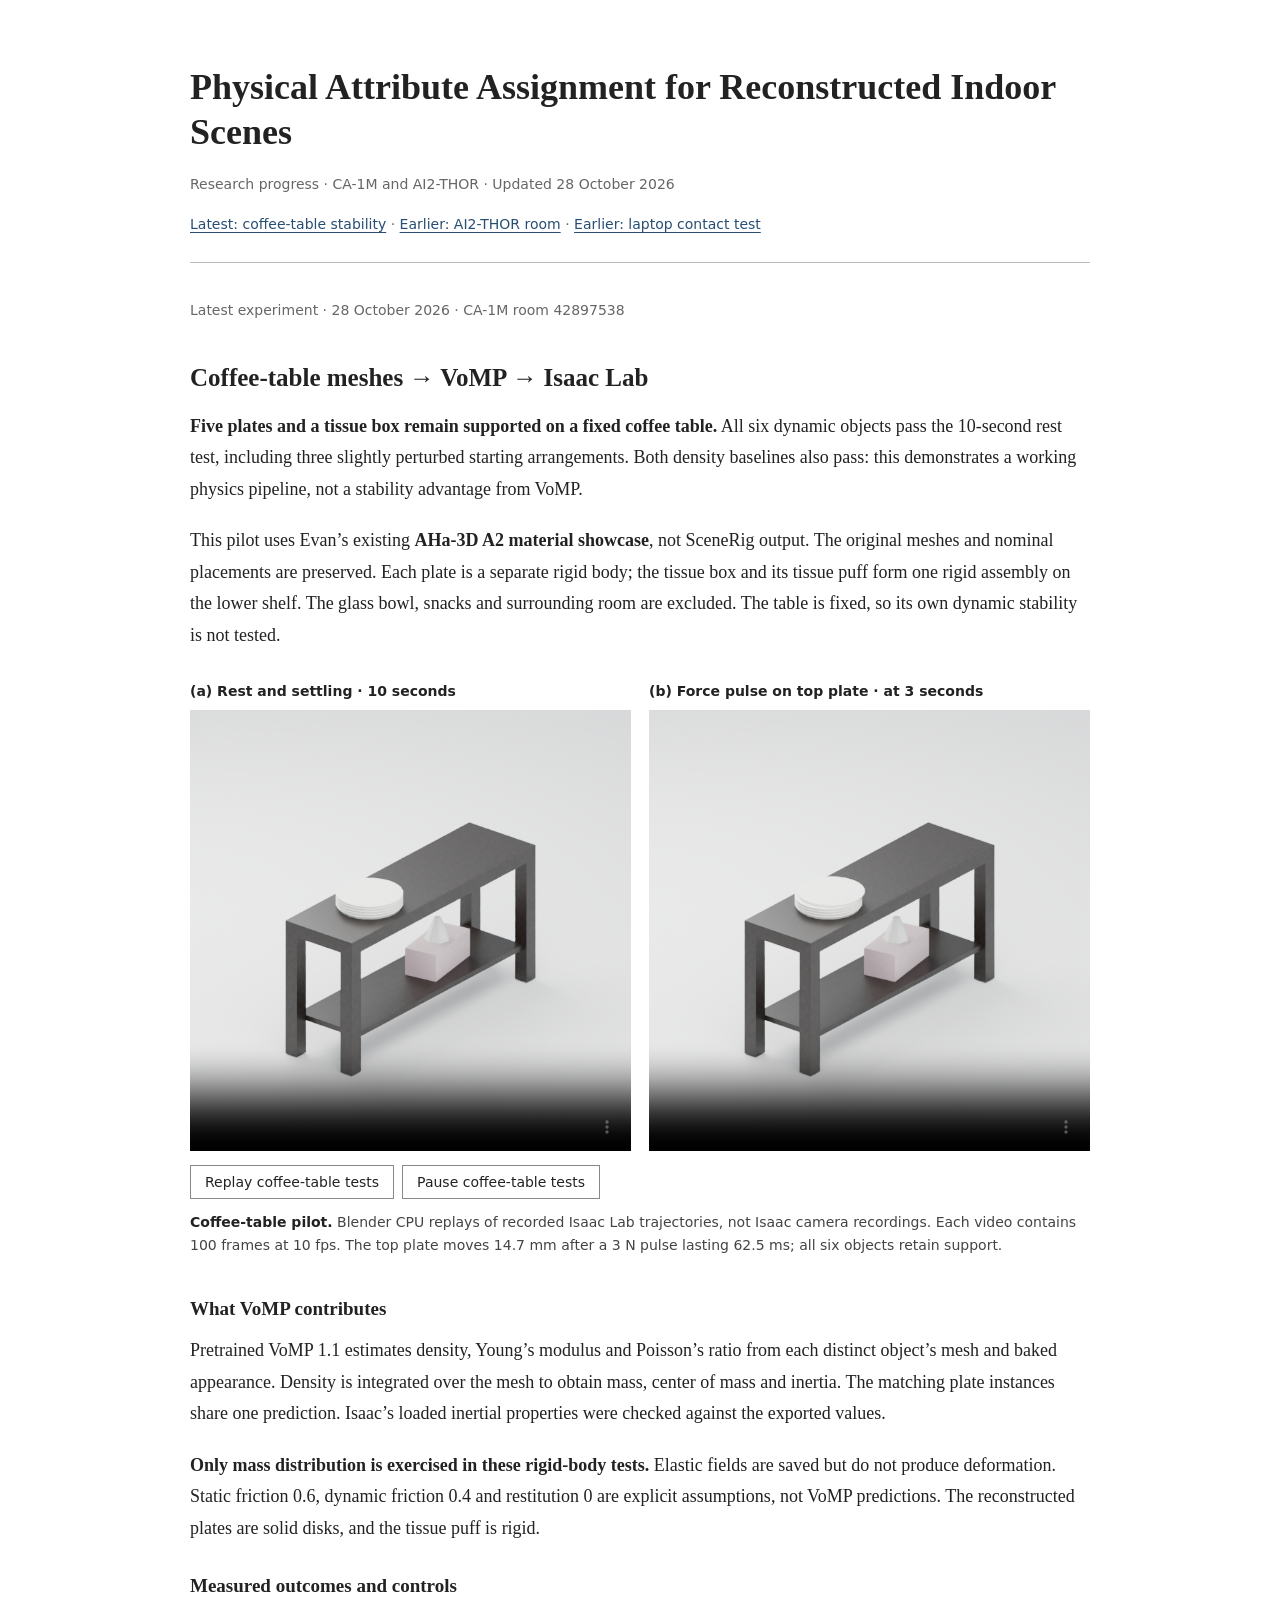
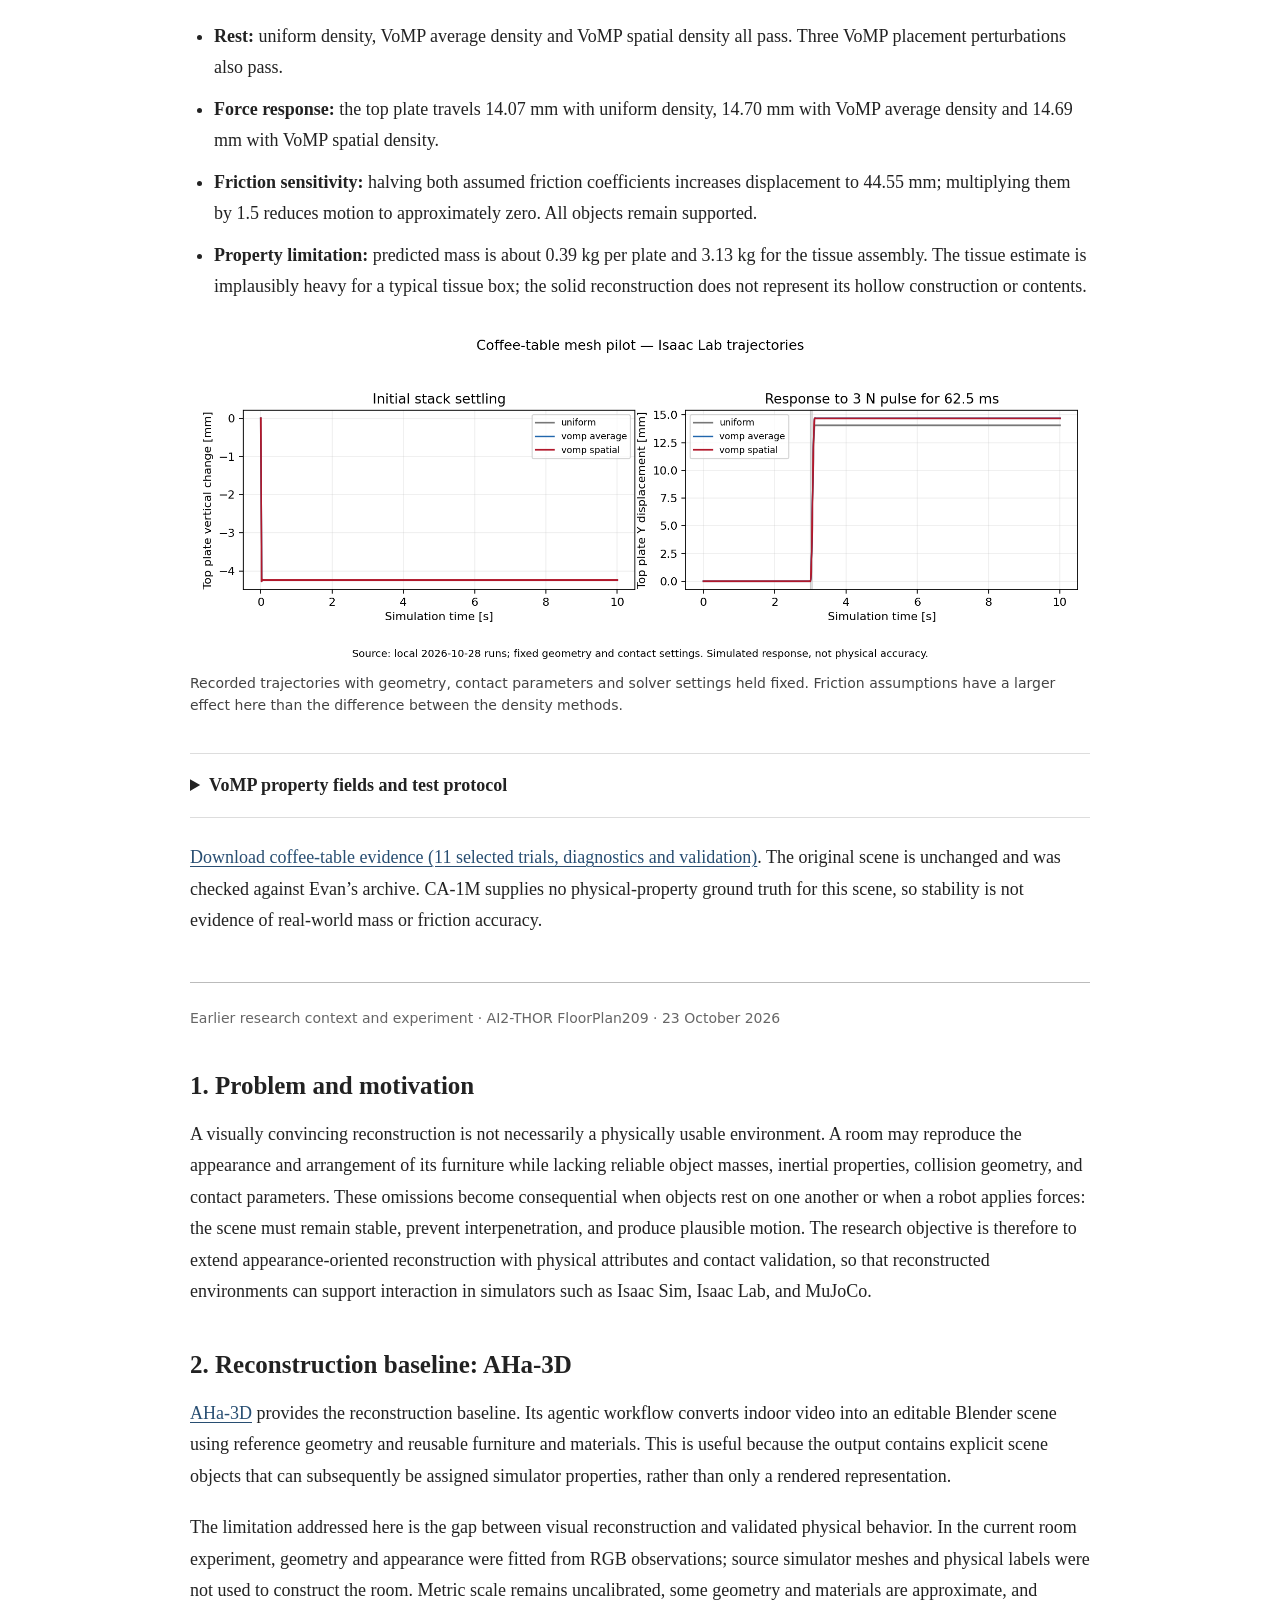
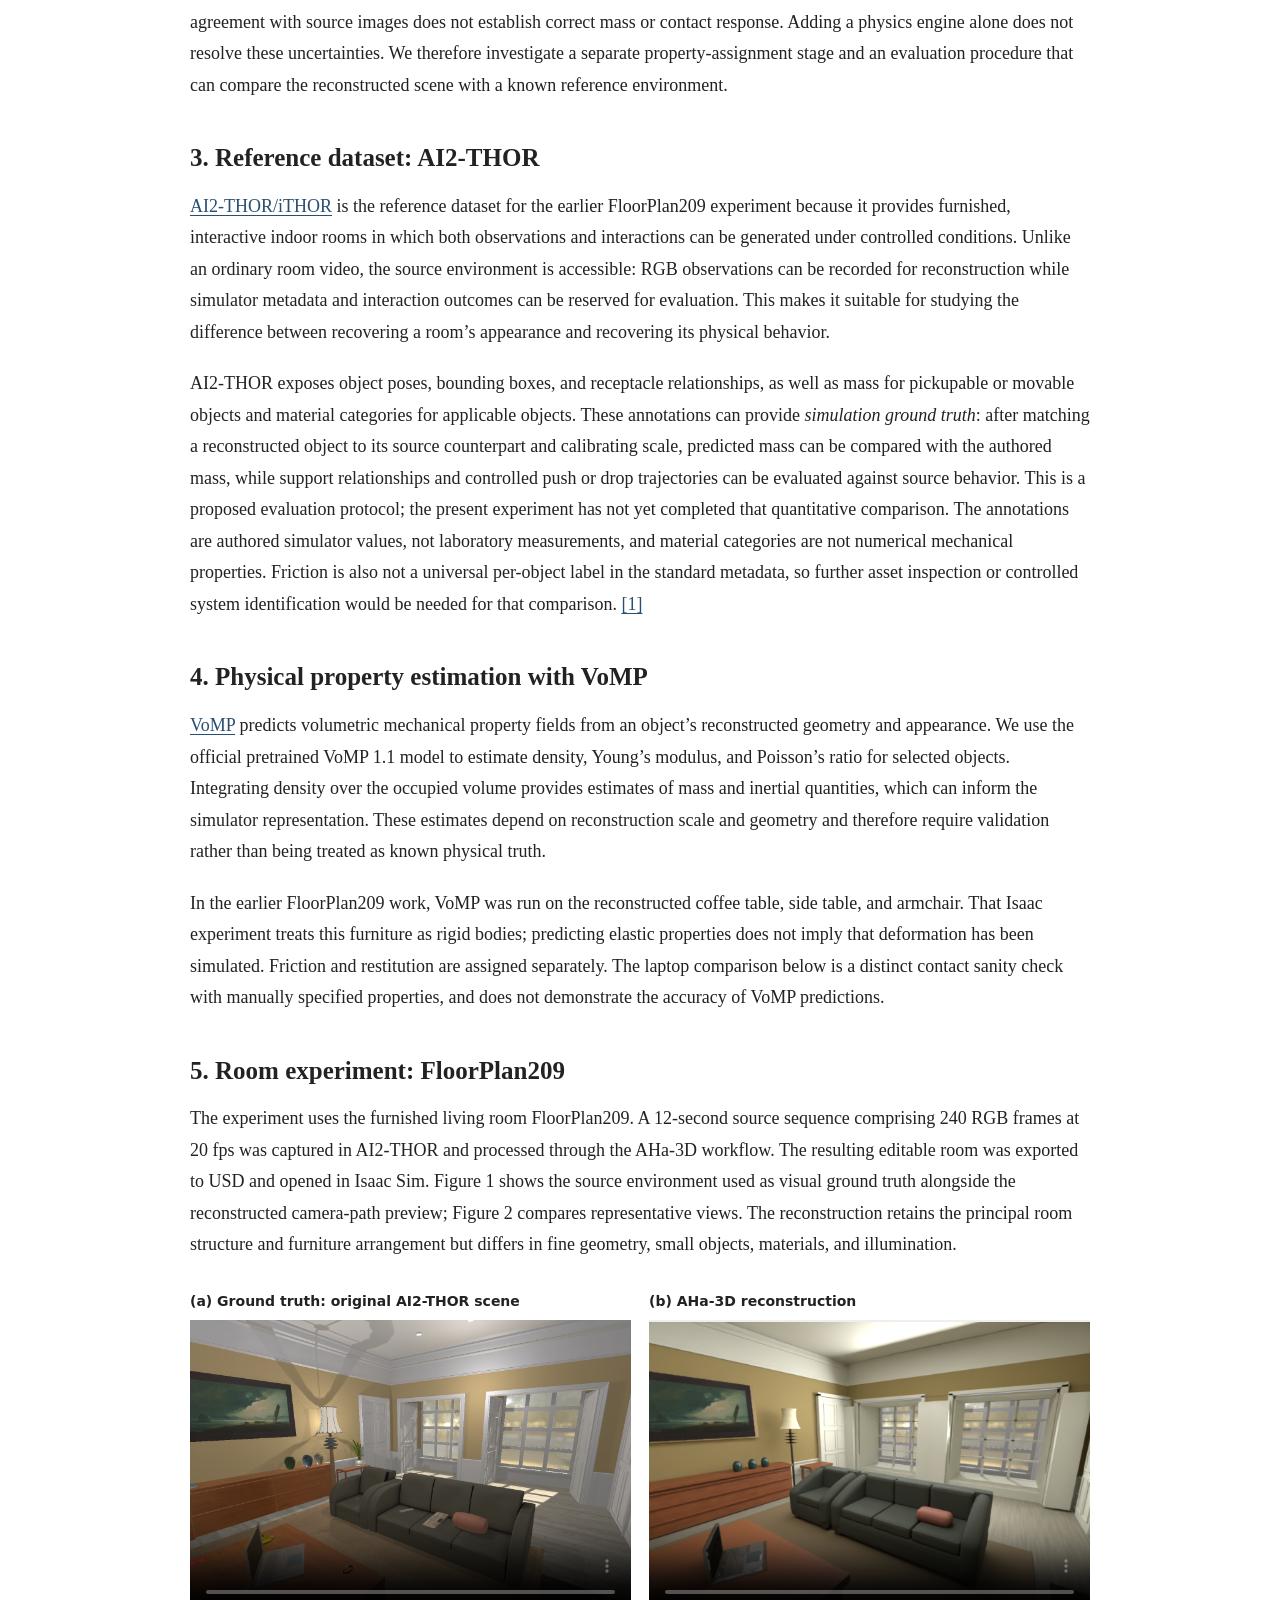
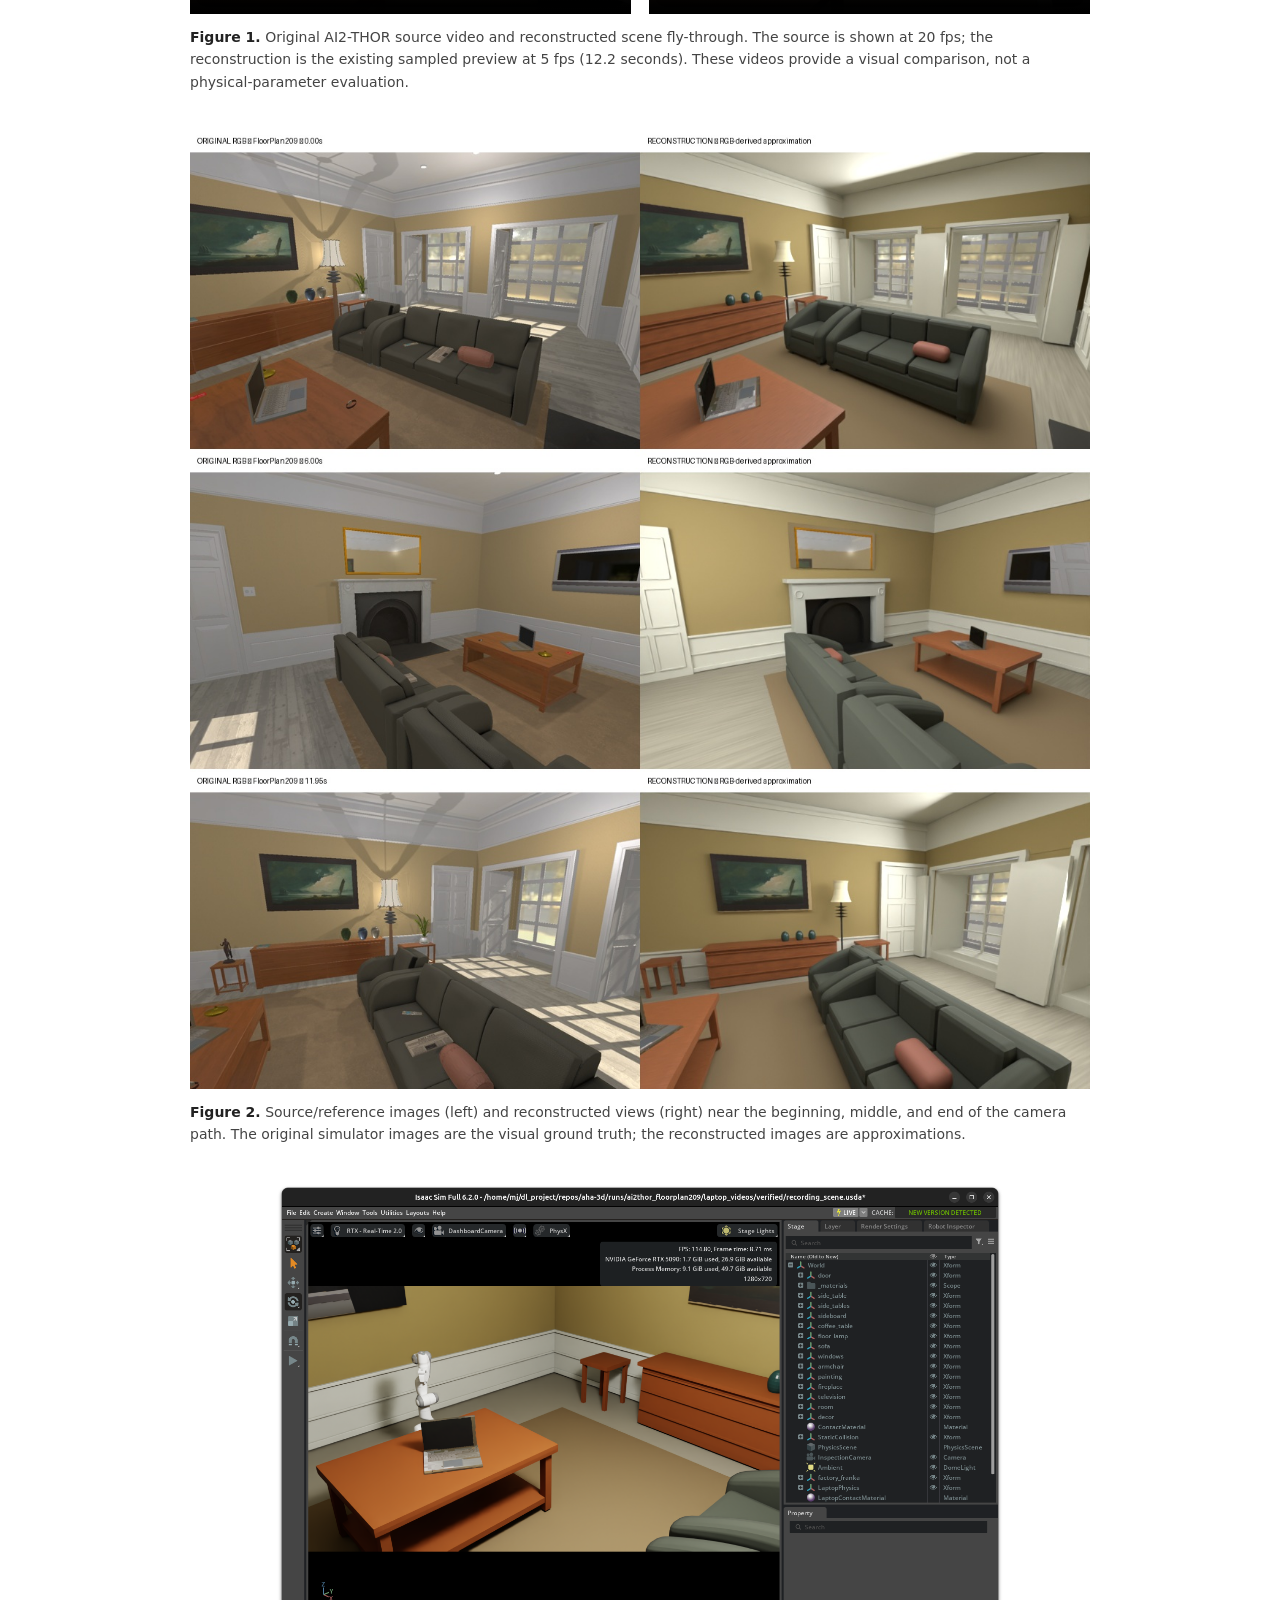
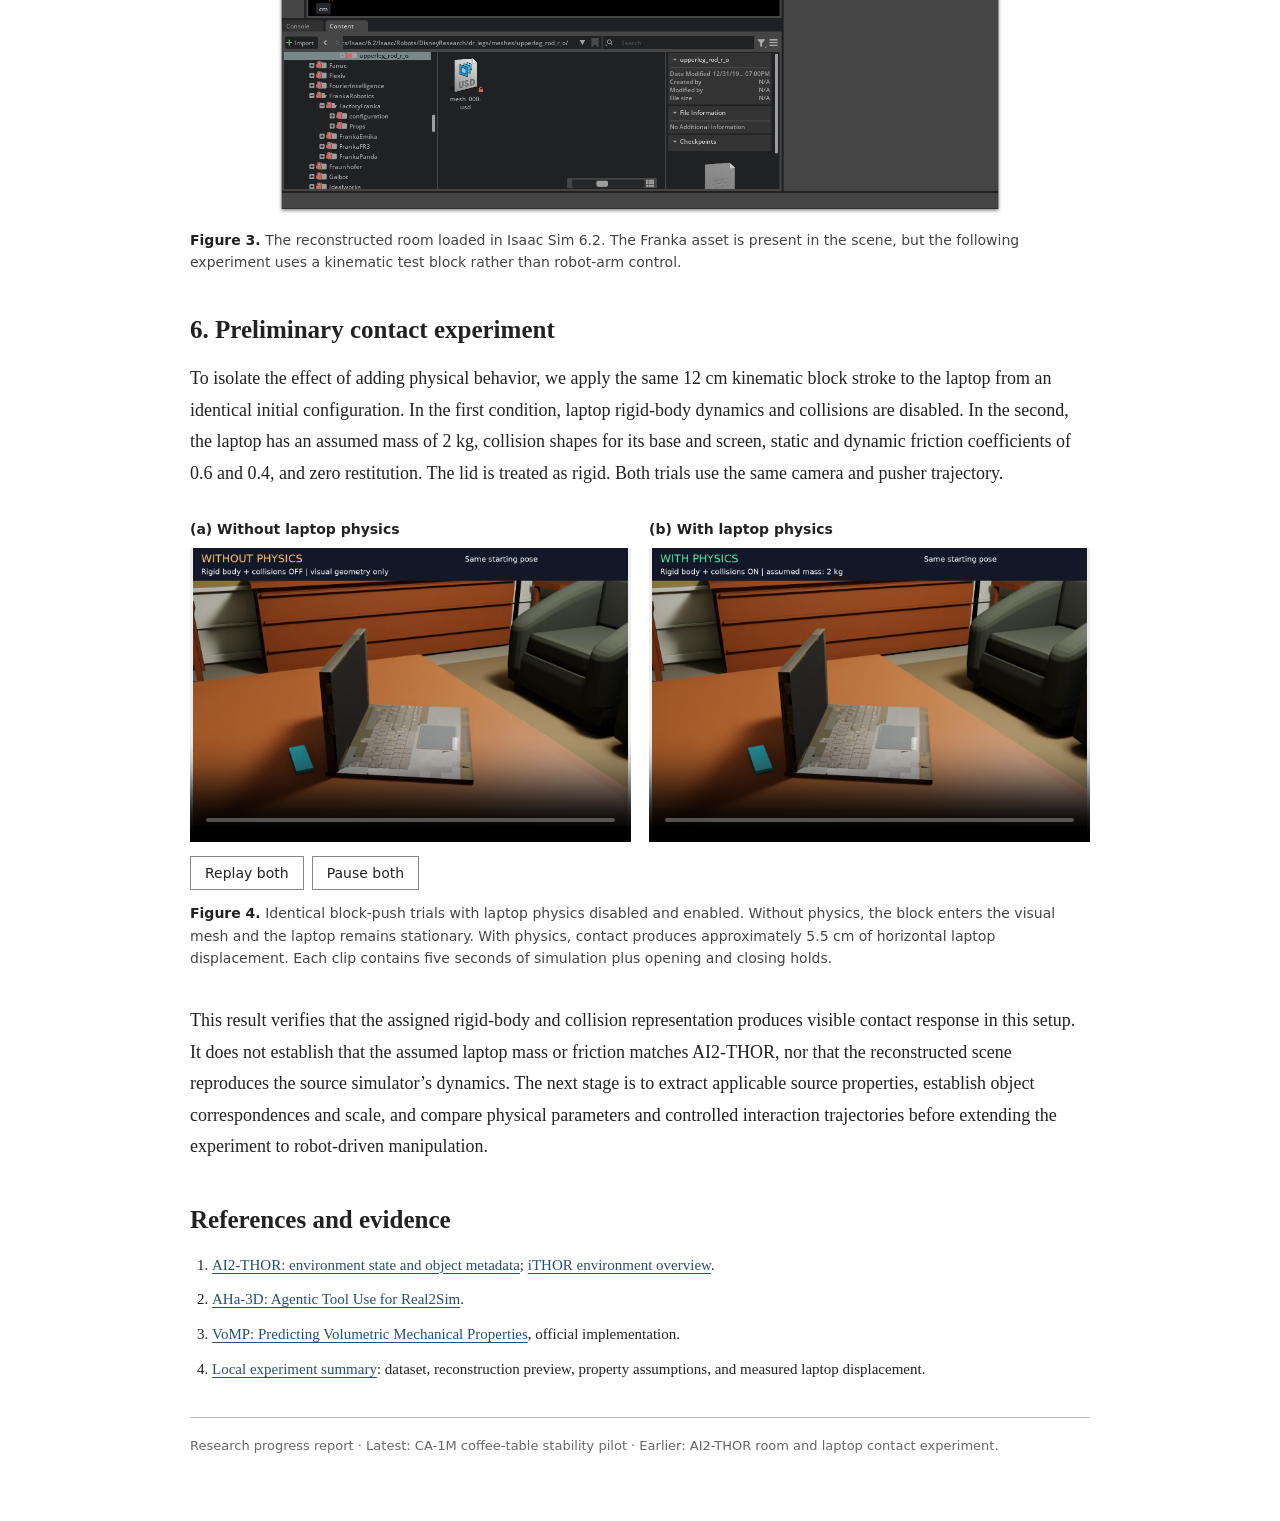
<file: index.html>
<!doctype html>
<html lang="en"><head><meta charset="utf-8"><meta name="viewport" content="width=device-width,initial-scale=1"><title>Physical Attribute Assignment for Reconstructed Indoor Scenes</title><meta name="description" content="Research progress on mesh reconstruction, VoMP physical attributes, and Isaac Lab stability tests on a CA-1M coffee-table scene, alongside earlier AI2-THOR experiments."><link rel="icon" href="favicon.svg"><style>
*{box-sizing:border-box}body{margin:0;background:#fff;color:#222;font:18px/1.75 Georgia,'Times New Roman',serif}main{max-width:980px;margin:0 auto;padding:65px 40px}header{border-bottom:1px solid #bbb;padding-bottom:26px;margin-bottom:36px}h1{font-size:36px;line-height:1.25;font-weight:600;margin:0 0 18px}h2{font-size:25px;line-height:1.35;margin:40px 0 16px}h3{font-size:19px;margin:25px 0 10px}.meta{font:14px/1.6 system-ui,sans-serif;color:#666}p{margin:0 0 20px}a{color:#284e72;text-underline-offset:3px}figure{margin:30px 0 36px}figure img,video{display:block;width:100%;height:auto}video{background:#eee;aspect-ratio:3/2;object-fit:contain}figcaption{font:14px/1.6 system-ui,sans-serif;color:#444;margin-top:12px}figcaption b{color:#222}.pair{display:grid;grid-template-columns:1fr 1fr;gap:18px}.panel-label{font:600 14px/1.5 system-ui,sans-serif;margin:0 0 8px}.screenshot{max-width:730px;margin:auto}.references{font-size:15px;line-height:1.65;padding-left:22px}.references li{margin-bottom:10px}footer{border-top:1px solid #bbb;margin-top:35px;padding-top:18px;font:13px/1.6 system-ui,sans-serif;color:#666}button{font:14px system-ui,sans-serif;border:1px solid #888;background:#fff;color:#222;padding:8px 14px;cursor:pointer;margin-top:14px;margin-right:8px}button:hover{background:#f1f1f1}a:focus-visible,button:focus-visible{outline:2px solid #284e72;outline-offset:3px}.status{font:13px system-ui,sans-serif;color:#666}section{scroll-margin-top:20px}.square-video{aspect-ratio:1/1}nav{margin-top:18px}.experiment-divider{border:0;border-top:1px solid #bbb;margin:45px 0 24px}details{border-top:1px solid #ddd;border-bottom:1px solid #ddd;padding:16px 0;margin:24px 0}summary{cursor:pointer;font-weight:600}ul{padding-left:24px}li{margin-bottom:10px}@media(max-width:650px){main{padding:32px 20px}h1{font-size:29px}body{font-size:17px}.pair{grid-template-columns:1fr}h2{font-size:23px}}@media print{button{display:none}main{padding:0}a{color:inherit}}
</style></head><body><main>
<header><h1>Physical Attribute Assignment for Reconstructed Indoor Scenes</h1><div class="meta">Research progress · CA-1M and AI2-THOR · Updated 28 October 2026</div><nav class="meta" aria-label="Experiments"><a href="#coffee">Latest: coffee-table stability</a> · <a href="#scene">Earlier: AI2-THOR room</a> · <a href="#physics">Earlier: laptop contact test</a></nav></header>

<section id="coffee" aria-labelledby="coffee-heading">
<div class="meta">Latest experiment · 28 October 2026 · CA-1M room 42897538</div>
<h2 id="coffee-heading">Coffee-table meshes → VoMP → Isaac Lab</h2>
<p><strong>Five plates and a tissue box remain supported on a fixed coffee table.</strong> All six dynamic objects pass the 10-second rest test, including three slightly perturbed starting arrangements. Both density baselines also pass: this demonstrates a working physics pipeline, not a stability advantage from VoMP.</p>
<p>This pilot uses Evan’s existing <strong>AHa-3D A2 material showcase</strong>, not SceneRig output. The original meshes and nominal placements are preserved. Each plate is a separate rigid body; the tissue box and its tissue puff form one rigid assembly on the lower shelf. The glass bowl, snacks and surrounding room are excluded. The table is fixed, so its own dynamic stability is not tested.</p>
<figure><div class="pair"><div><div class="panel-label">(a) Rest and settling · 10 seconds</div><video id="coffee-rest" class="square-video" controls playsinline preload="metadata" poster="assets/coffee-rest.png" aria-label="Coffee table, five plates and tissue box during the Isaac Lab rest test"><source src="assets/coffee-rest.mp4" type="video/mp4"></video></div><div><div class="panel-label">(b) Force pulse on top plate · at 3 seconds</div><video id="coffee-force" class="square-video" controls playsinline preload="metadata" poster="assets/coffee-force.png" aria-label="Top plate moves after a 3 newton force pulse in Isaac Lab"><source src="assets/coffee-force.mp4" type="video/mp4"></video></div></div><button id="coffee-replay" type="button">Replay coffee-table tests</button><button id="coffee-pause" type="button">Pause coffee-table tests</button><span class="status" id="coffee-status" aria-live="polite"></span><figcaption><b>Coffee-table pilot.</b> Blender CPU replays of recorded Isaac Lab trajectories, not Isaac camera recordings. Each video contains 100 frames at 10 fps. The top plate moves 14.7 mm after a 3 N pulse lasting 62.5 ms; all six objects retain support.</figcaption></figure>
<h3>What VoMP contributes</h3>
<p>Pretrained VoMP 1.1 estimates density, Young’s modulus and Poisson’s ratio from each distinct object’s mesh and baked appearance. Density is integrated over the mesh to obtain mass, center of mass and inertia. The matching plate instances share one prediction. Isaac’s loaded inertial properties were checked against the exported values.</p>
<p><strong>Only mass distribution is exercised in these rigid-body tests.</strong> Elastic fields are saved but do not produce deformation. Static friction 0.6, dynamic friction 0.4 and restitution 0 are explicit assumptions, not VoMP predictions. The reconstructed plates are solid disks, and the tissue puff is rigid.</p>
<h3>Measured outcomes and controls</h3>
<ul>
<li><strong>Rest:</strong> uniform density, VoMP average density and VoMP spatial density all pass. Three VoMP placement perturbations also pass.</li>
<li><strong>Force response:</strong> the top plate travels 14.07 mm with uniform density, 14.70 mm with VoMP average density and 14.69 mm with VoMP spatial density.</li>
<li><strong>Friction sensitivity:</strong> halving both assumed friction coefficients increases displacement to 44.55 mm; multiplying them by 1.5 reduces motion to approximately zero. All objects remain supported.</li>
<li><strong>Property limitation:</strong> predicted mass is about 0.39 kg per plate and 3.13 kg for the tissue assembly. The tissue estimate is implausibly heavy for a typical tissue box; the solid reconstruction does not represent its hollow construction or contents.</li>
</ul>
<figure><a href="assets/coffee-comparison.png" target="_blank" rel="noopener"><img src="assets/coffee-comparison.png" alt="Isaac Lab trajectories: the plate stack settles in all three density conditions; force response is similar, around 14 to 15 millimeters" loading="lazy"></a><figcaption>Recorded trajectories with geometry, contact parameters and solver settings held fixed. Friction assumptions have a larger effect here than the difference between the density methods.</figcaption></figure>
<details><summary>VoMP property fields and test protocol</summary>
<figure><a href="assets/coffee-properties.png" target="_blank" rel="noopener"><img src="assets/coffee-properties.png" alt="VoMP predicted density, Young’s modulus and Poisson’s ratio for a plate, tissue box and coffee table" loading="lazy"></a><figcaption>Predicted fields, not measurements. The table’s predicted properties are saved but its body remains fixed. The tissue prediction uses the model’s 32,768-voxel cap.</figcaption></figure>
<p>Isaac Lab 2.3.2.post1 / Isaac Sim 5.1 runs at 240 Hz for 2,400 steps. After two seconds, the rest criteria require drift below 2 mm, rotation change below 2°, final-second maximum speed below 1 mm/s, and continued support with absolute vertical clearance below 2 mm. Support checks use transformed vertex bounds and XY overlap for this upright stack; they are not general mesh-penetration certification.</p>
<p>The three perturbation seeds move each object by up to 1 mm in XY and raise it by 1 mm before simulator initialization. An initial solver diagnostic had residual velocity despite stable positions; enabling per-iteration force integration resolved it. Earlier post-initialization pose changes disrupted the stack order; those failed diagnostics are retained separately from the corrected trials.</p>
</details>
<p><a href="assets/coffee-evidence.json">Download coffee-table evidence (11 selected trials, diagnostics and validation)</a>. The original scene is unchanged and was checked against Evan’s archive. CA-1M supplies no physical-property ground truth for this scene, so stability is not evidence of real-world mass or friction accuracy.</p>
</section>
<hr class="experiment-divider">
<div class="meta">Earlier research context and experiment · AI2-THOR FloorPlan209 · 23 October 2026</div>
<section id="problem"><h2>1. Problem and motivation</h2><p>A visually convincing reconstruction is not necessarily a physically usable environment. A room may reproduce the appearance and arrangement of its furniture while lacking reliable object masses, inertial properties, collision geometry, and contact parameters. These omissions become consequential when objects rest on one another or when a robot applies forces: the scene must remain stable, prevent interpenetration, and produce plausible motion. The research objective is therefore to extend appearance-oriented reconstruction with physical attributes and contact validation, so that reconstructed environments can support interaction in simulators such as Isaac Sim, Isaac Lab, and MuJoCo.</p></section>
<section id="work"><h2>2. Reconstruction baseline: AHa-3D</h2><p><a href="https://github.com/KevinXu02/aha-3d">AHa-3D</a> provides the reconstruction baseline. Its agentic workflow converts indoor video into an editable Blender scene using reference geometry and reusable furniture and materials. This is useful because the output contains explicit scene objects that can subsequently be assigned simulator properties, rather than only a rendered representation.</p><p>The limitation addressed here is the gap between visual reconstruction and validated physical behavior. In the current room experiment, geometry and appearance were fitted from RGB observations; source simulator meshes and physical labels were not used to construct the room. Metric scale remains uncalibrated, some geometry and materials are approximate, and agreement with source images does not establish correct mass or contact response. Adding a physics engine alone does not resolve these uncertainties. We therefore investigate a separate property-assignment stage and an evaluation procedure that can compare the reconstructed scene with a known reference environment.</p></section>
<section id="dataset"><h2>3. Reference dataset: AI2-THOR</h2><p><a href="https://ai2thor.allenai.org/ithor/">AI2-THOR/iTHOR</a> is the reference dataset for the earlier FloorPlan209 experiment because it provides furnished, interactive indoor rooms in which both observations and interactions can be generated under controlled conditions. Unlike an ordinary room video, the source environment is accessible: RGB observations can be recorded for reconstruction while simulator metadata and interaction outcomes can be reserved for evaluation. This makes it suitable for studying the difference between recovering a room’s appearance and recovering its physical behavior.</p><p>AI2-THOR exposes object poses, bounding boxes, and receptacle relationships, as well as mass for pickupable or movable objects and material categories for applicable objects. These annotations can provide <em>simulation ground truth</em>: after matching a reconstructed object to its source counterpart and calibrating scale, predicted mass can be compared with the authored mass, while support relationships and controlled push or drop trajectories can be evaluated against source behavior. This is a proposed evaluation protocol; the present experiment has not yet completed that quantitative comparison. The annotations are authored simulator values, not laboratory measurements, and material categories are not numerical mechanical properties. Friction is also not a universal per-object label in the standard metadata, so further asset inspection or controlled system identification would be needed for that comparison. <a href="https://ai2thor.allenai.org/ithor/documentation/environment-state/">[1]</a></p></section>
<section id="vomp"><h2>4. Physical property estimation with VoMP</h2><p><a href="https://github.com/nv-tlabs/VoMP">VoMP</a> predicts volumetric mechanical property fields from an object’s reconstructed geometry and appearance. We use the official pretrained VoMP 1.1 model to estimate density, Young’s modulus, and Poisson’s ratio for selected objects. Integrating density over the occupied volume provides estimates of mass and inertial quantities, which can inform the simulator representation. These estimates depend on reconstruction scale and geometry and therefore require validation rather than being treated as known physical truth.</p><p>In the earlier FloorPlan209 work, VoMP was run on the reconstructed coffee table, side table, and armchair. That Isaac experiment treats this furniture as rigid bodies; predicting elastic properties does not imply that deformation has been simulated. Friction and restitution are assigned separately. The laptop comparison below is a distinct contact sanity check with manually specified properties, and does not demonstrate the accuracy of VoMP predictions.</p></section>
<section id="scene"><h2>5. Room experiment: FloorPlan209</h2><p>The experiment uses the furnished living room FloorPlan209. A 12-second source sequence comprising 240 RGB frames at 20 fps was captured in AI2-THOR and processed through the AHa-3D workflow. The resulting editable room was exported to USD and opened in Isaac Sim. Figure 1 shows the source environment used as visual ground truth alongside the reconstructed camera-path preview; Figure 2 compares representative views. The reconstruction retains the principal room structure and furniture arrangement but differs in fine geometry, small objects, materials, and illumination.</p>
<figure><div class="pair"><div><div class="panel-label">(a) Ground truth: original AI2-THOR scene</div><video controls playsinline preload="metadata" poster="assets/ground-truth.png" aria-label="Original AI2-THOR FloorPlan209 source video"><source src="assets/ground-truth.mp4" type="video/mp4"></video></div><div><div class="panel-label">(b) AHa-3D reconstruction</div><video controls playsinline preload="metadata" poster="assets/reconstruction.png" aria-label="Reconstructed FloorPlan209 camera path"><source src="assets/flythrough.mp4" type="video/mp4"></video></div></div><figcaption><b>Figure 1.</b> Original AI2-THOR source video and reconstructed scene fly-through. The source is shown at 20 fps; the reconstruction is the existing sampled preview at 5 fps (12.2 seconds). These videos provide a visual comparison, not a physical-parameter evaluation.</figcaption></figure>
<figure><a href="assets/gt-comparison.jpg" target="_blank"><img src="assets/gt-comparison.jpg" alt="Three paired views: original AI2-THOR RGB images in the left column and AHa-3D reconstructions in the right column" loading="lazy"></a><figcaption><b>Figure 2.</b> Source/reference images (left) and reconstructed views (right) near the beginning, middle, and end of the camera path. The original simulator images are the visual ground truth; the reconstructed images are approximations.</figcaption></figure>
<figure><a href="assets/isaac-scene.png" target="_blank"><img class="screenshot" src="assets/isaac-scene.png" alt="Actual Isaac Sim interface showing the reconstructed living room, laptop, coffee table and a placed Franka arm" loading="lazy"></a><figcaption><b>Figure 3.</b> The reconstructed room loaded in Isaac Sim 6.2. The Franka asset is present in the scene, but the following experiment uses a kinematic test block rather than robot-arm control.</figcaption></figure></section>
<section id="physics"><h2>6. Preliminary contact experiment</h2><p>To isolate the effect of adding physical behavior, we apply the same 12 cm kinematic block stroke to the laptop from an identical initial configuration. In the first condition, laptop rigid-body dynamics and collisions are disabled. In the second, the laptop has an assumed mass of 2 kg, collision shapes for its base and screen, static and dynamic friction coefficients of 0.6 and 0.4, and zero restitution. The lid is treated as rigid. Both trials use the same camera and pusher trajectory.</p>
<figure><div class="pair"><div><div class="panel-label">(a) Without laptop physics</div><video id="off" controls playsinline preload="metadata" poster="assets/without_physics.jpg" aria-label="Laptop push without rigid body or collisions"><source src="assets/without_physics.mp4" type="video/mp4"></video></div><div><div class="panel-label">(b) With laptop physics</div><video id="on" controls playsinline preload="metadata" poster="assets/with_physics.jpg" aria-label="Laptop push with rigid body and collisions"><source src="assets/with_physics.mp4" type="video/mp4"></video></div></div><button id="compare" type="button">Replay both</button><button id="pause" type="button">Pause both</button><span class="status" id="play-status" aria-live="polite"></span><figcaption><b>Figure 4.</b> Identical block-push trials with laptop physics disabled and enabled. Without physics, the block enters the visual mesh and the laptop remains stationary. With physics, contact produces approximately 5.5 cm of horizontal laptop displacement. Each clip contains five seconds of simulation plus opening and closing holds.</figcaption></figure>
<p>This result verifies that the assigned rigid-body and collision representation produces visible contact response in this setup. It does not establish that the assumed laptop mass or friction matches AI2-THOR, nor that the reconstructed scene reproduces the source simulator’s dynamics. The next stage is to extract applicable source properties, establish object correspondences and scale, and compare physical parameters and controlled interaction trajectories before extending the experiment to robot-driven manipulation.</p></section>
<section><h2>References and evidence</h2><ol class="references"><li><a href="https://ai2thor.allenai.org/ithor/documentation/environment-state/">AI2-THOR: environment state and object metadata</a>; <a href="https://ai2thor.allenai.org/ithor/">iTHOR environment overview</a>.</li><li><a href="https://github.com/KevinXu02/aha-3d">AHa-3D: Agentic Tool Use for Real2Sim</a>.</li><li><a href="https://github.com/nv-tlabs/VoMP">VoMP: Predicting Volumetric Mechanical Properties</a>, official implementation.</li><li><a href="assets/evidence.json">Local experiment summary</a>: dataset, reconstruction preview, property assumptions, and measured laptop displacement.</li></ol></section><footer>Research progress report · Latest: CA-1M coffee-table stability pilot · Earlier: AI2-THOR room and laptop contact experiment.</footer>
</main><script>const off=document.getElementById('off'),on=document.getElementById('on'),status=document.getElementById('play-status');document.getElementById('compare').addEventListener('click',async()=>{off.pause();on.pause();off.currentTime=0;on.currentTime=0;try{await Promise.all([off.play(),on.play()]);status.textContent='Playing both trials';}catch(e){off.pause();on.pause();status.textContent='Use the individual video controls.';}});document.getElementById('pause').addEventListener('click',()=>{off.pause();on.pause();status.textContent='Paused';});
const coffeeVideos=[document.getElementById('coffee-rest'),document.getElementById('coffee-force')],coffeeStatus=document.getElementById('coffee-status');
document.getElementById('coffee-replay').addEventListener('click',async()=>{coffeeVideos.forEach(v=>{v.pause();v.currentTime=0;});try{await Promise.all(coffeeVideos.map(v=>v.play()));coffeeStatus.textContent='Playing both coffee-table tests';}catch(e){coffeeVideos.forEach(v=>v.pause());coffeeStatus.textContent='Use the individual video controls.';}});
document.getElementById('coffee-pause').addEventListener('click',()=>{coffeeVideos.forEach(v=>v.pause());coffeeStatus.textContent='Paused';});
</script></body></html>
</file>
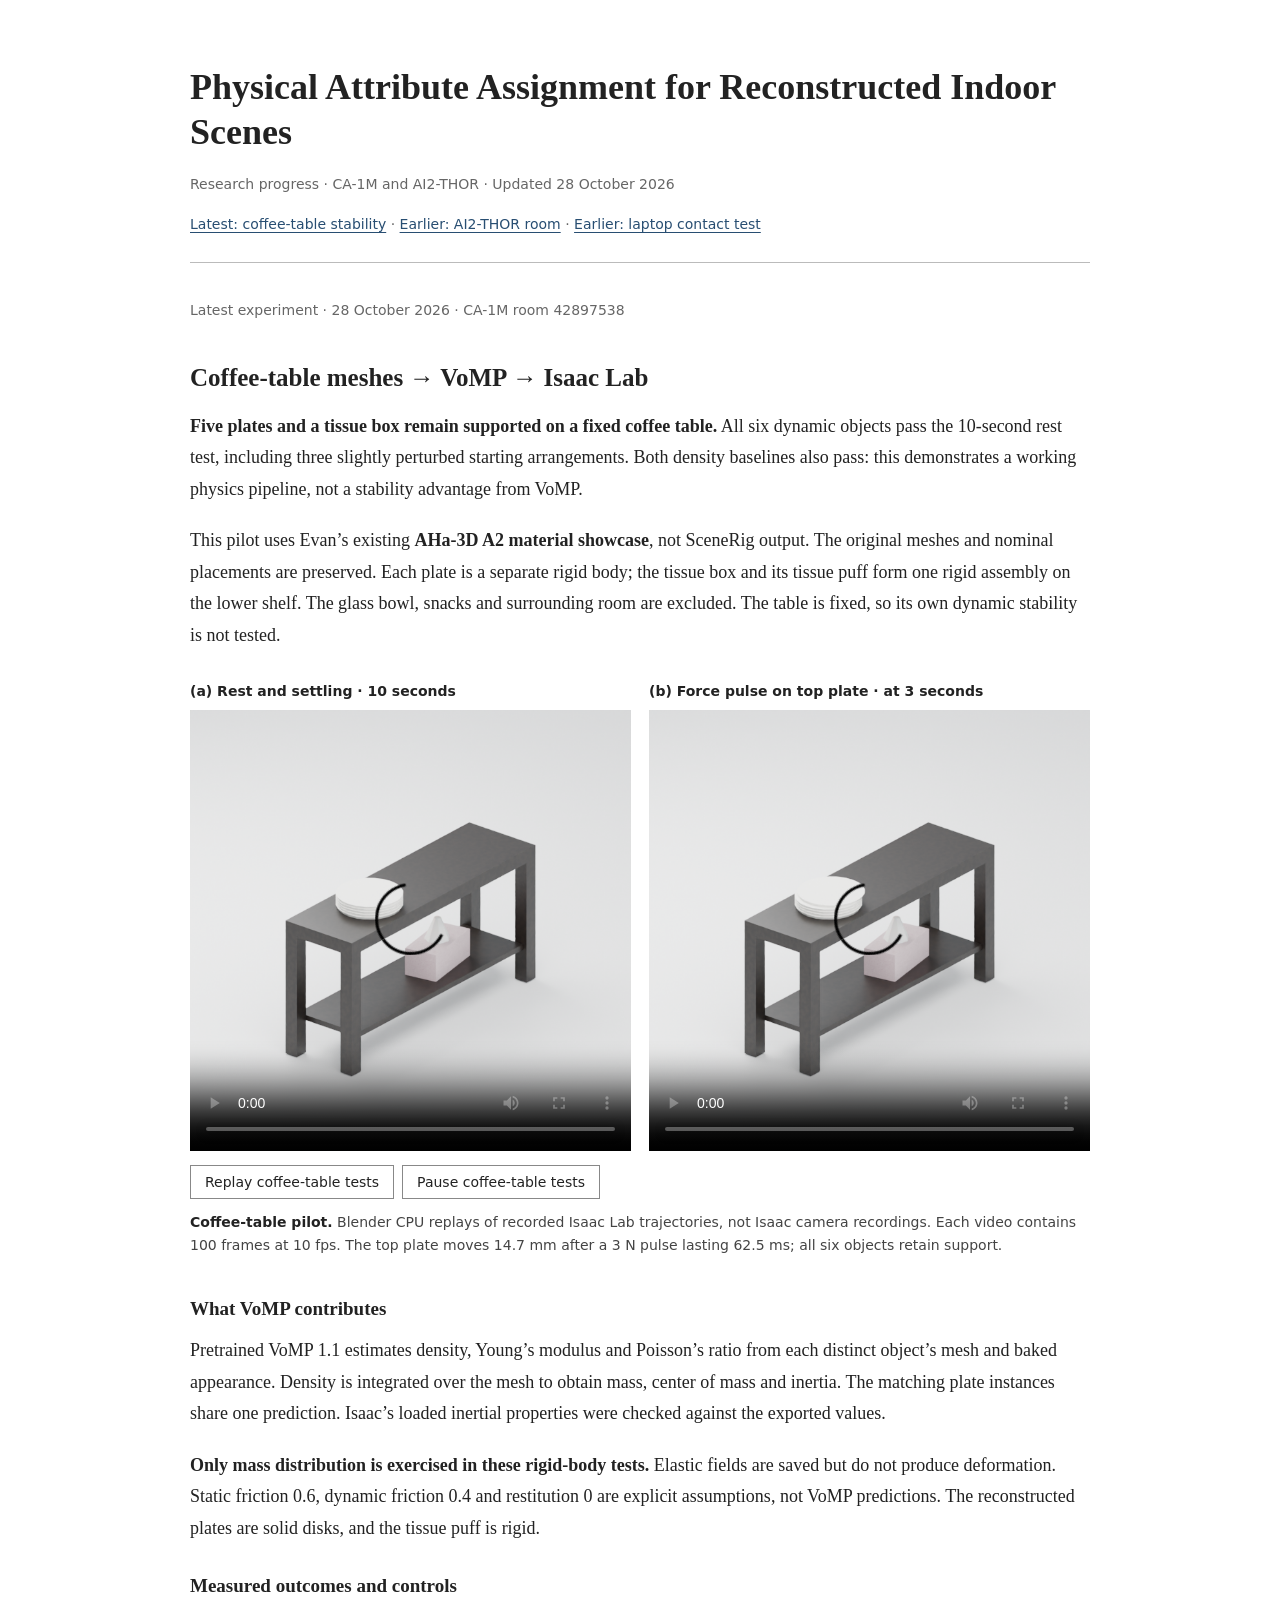
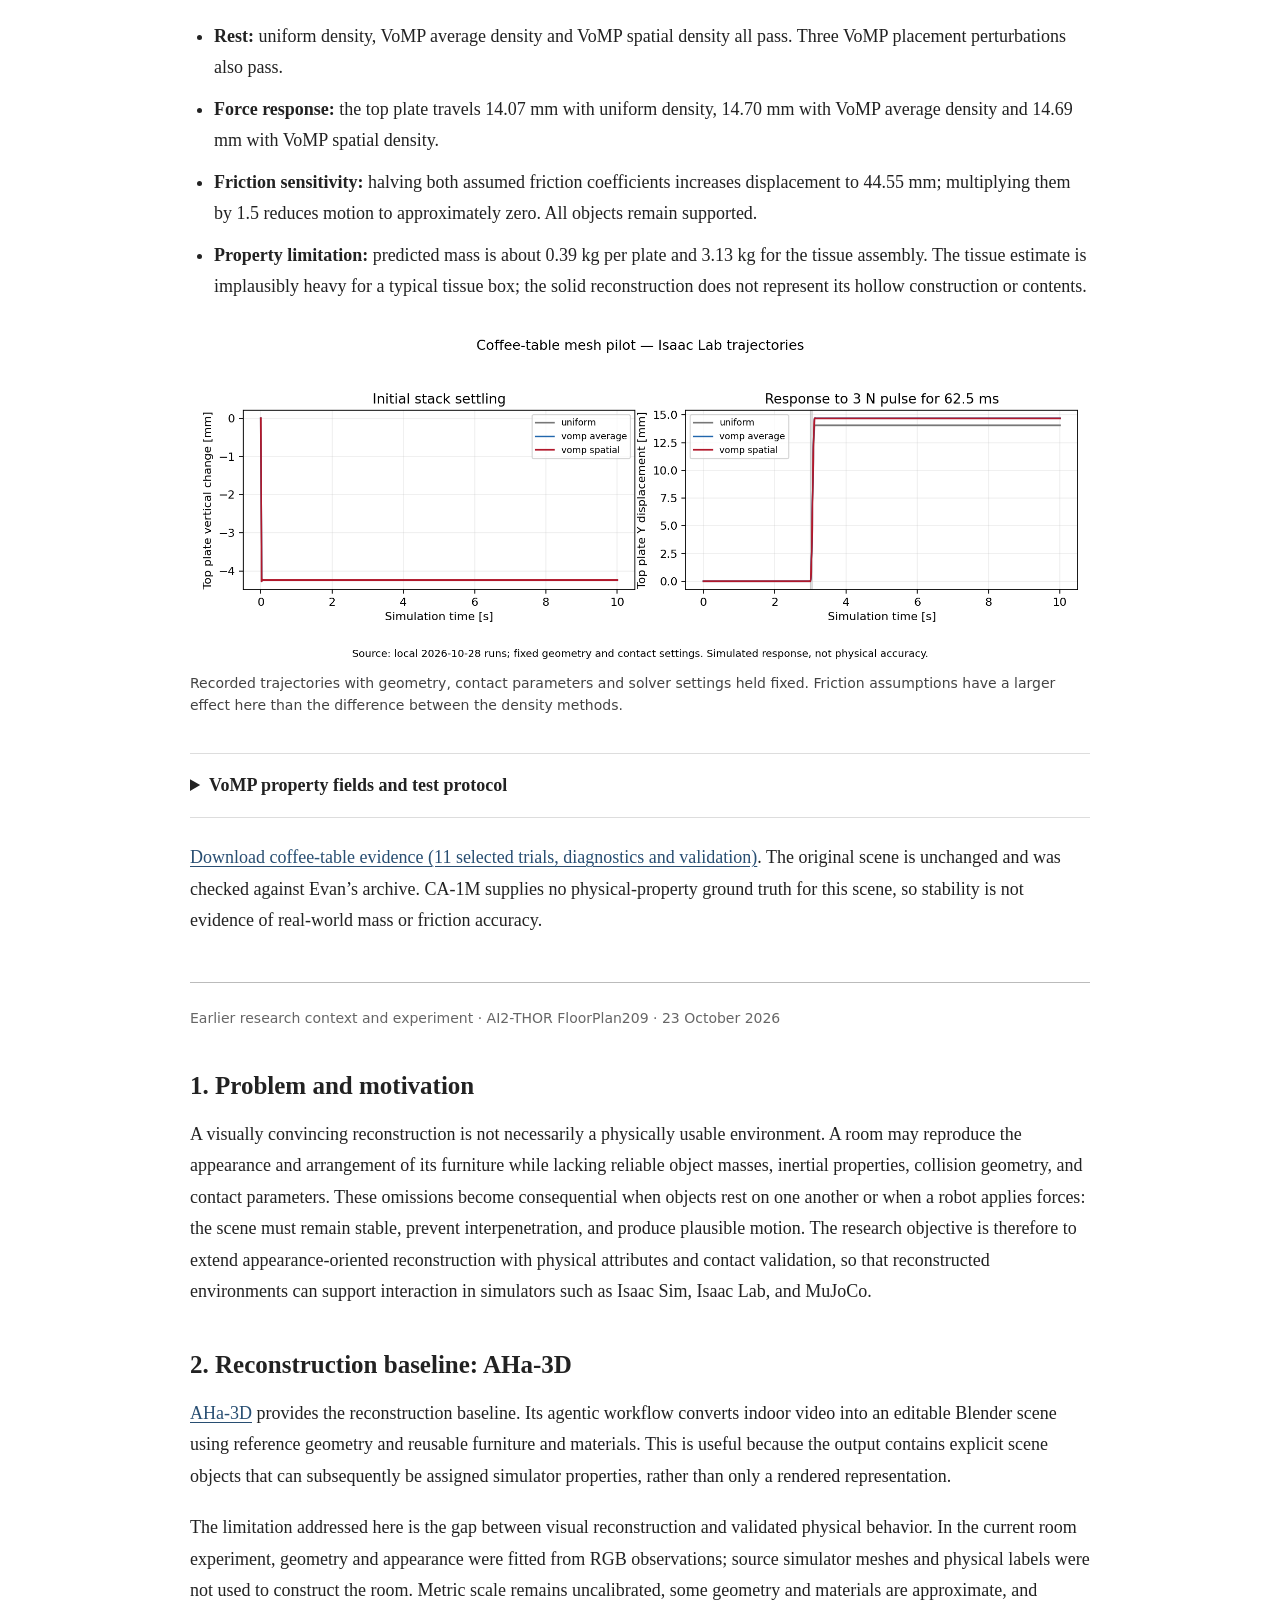
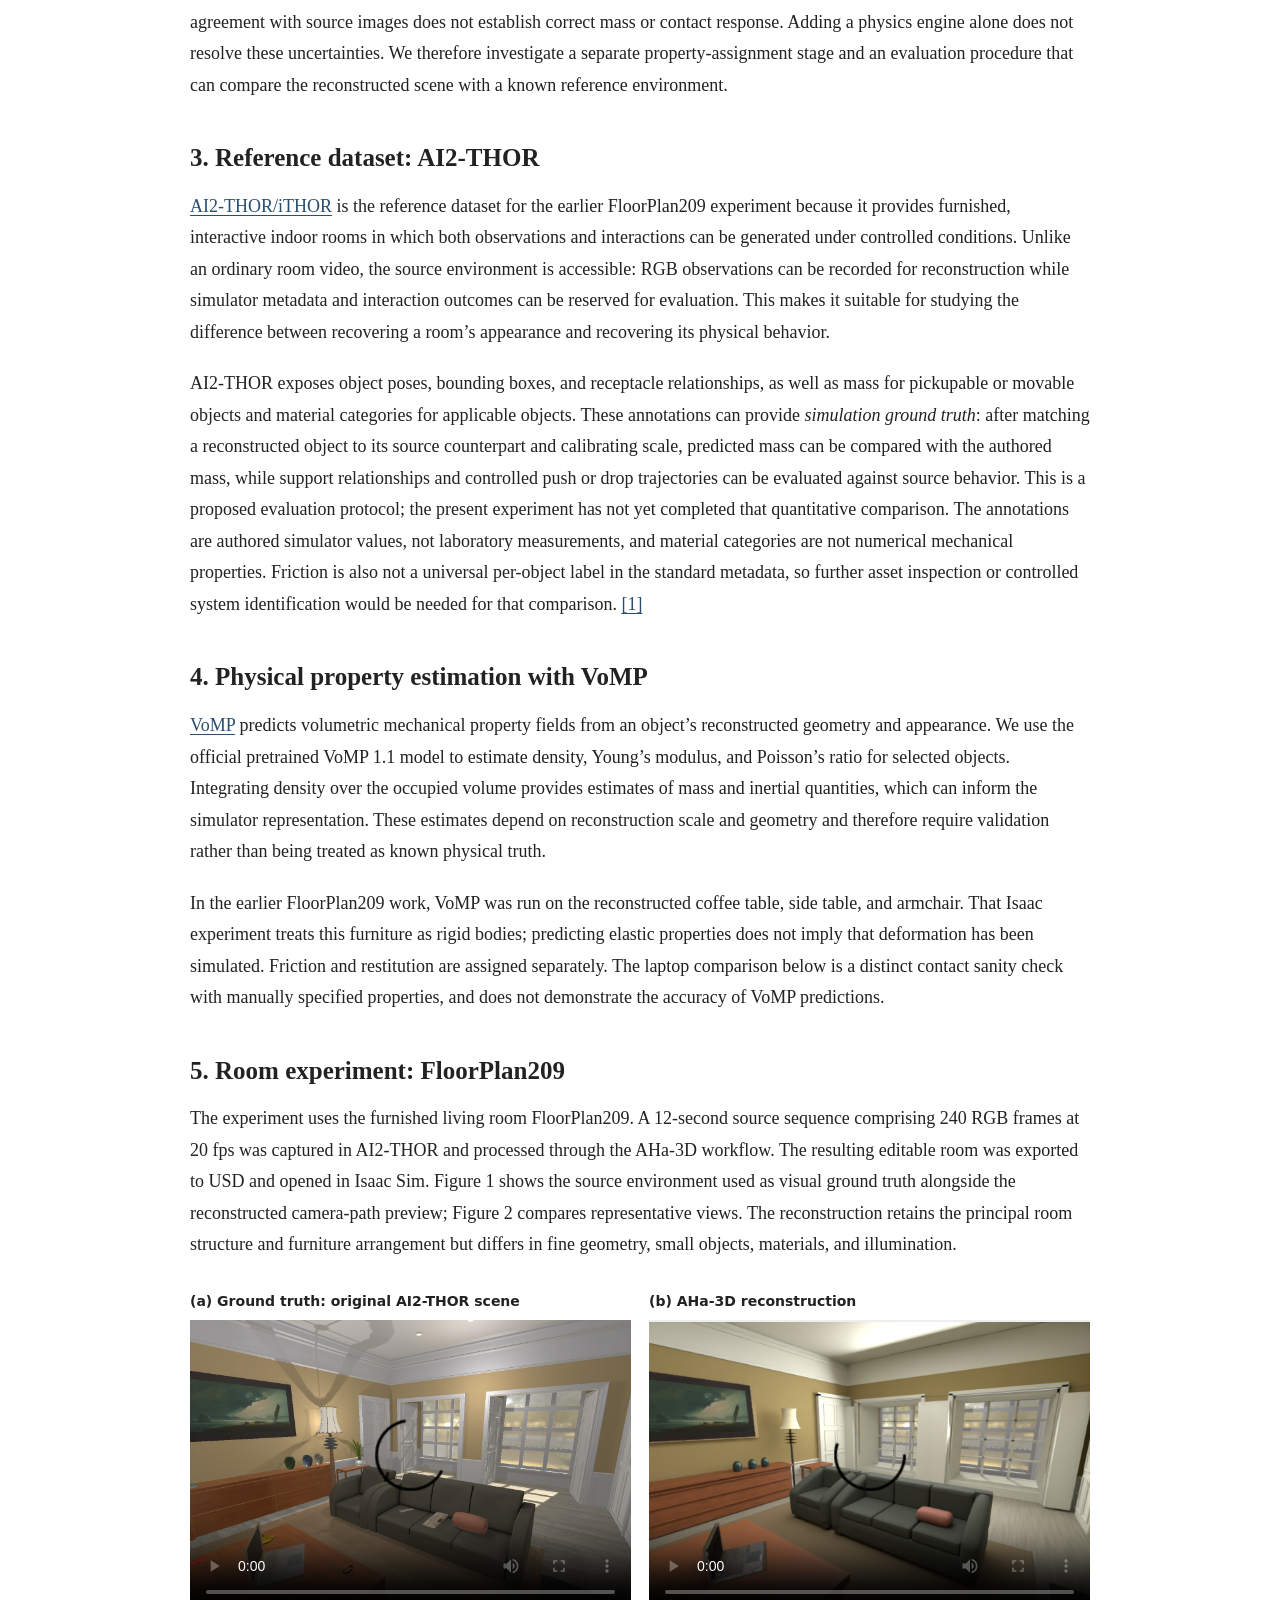
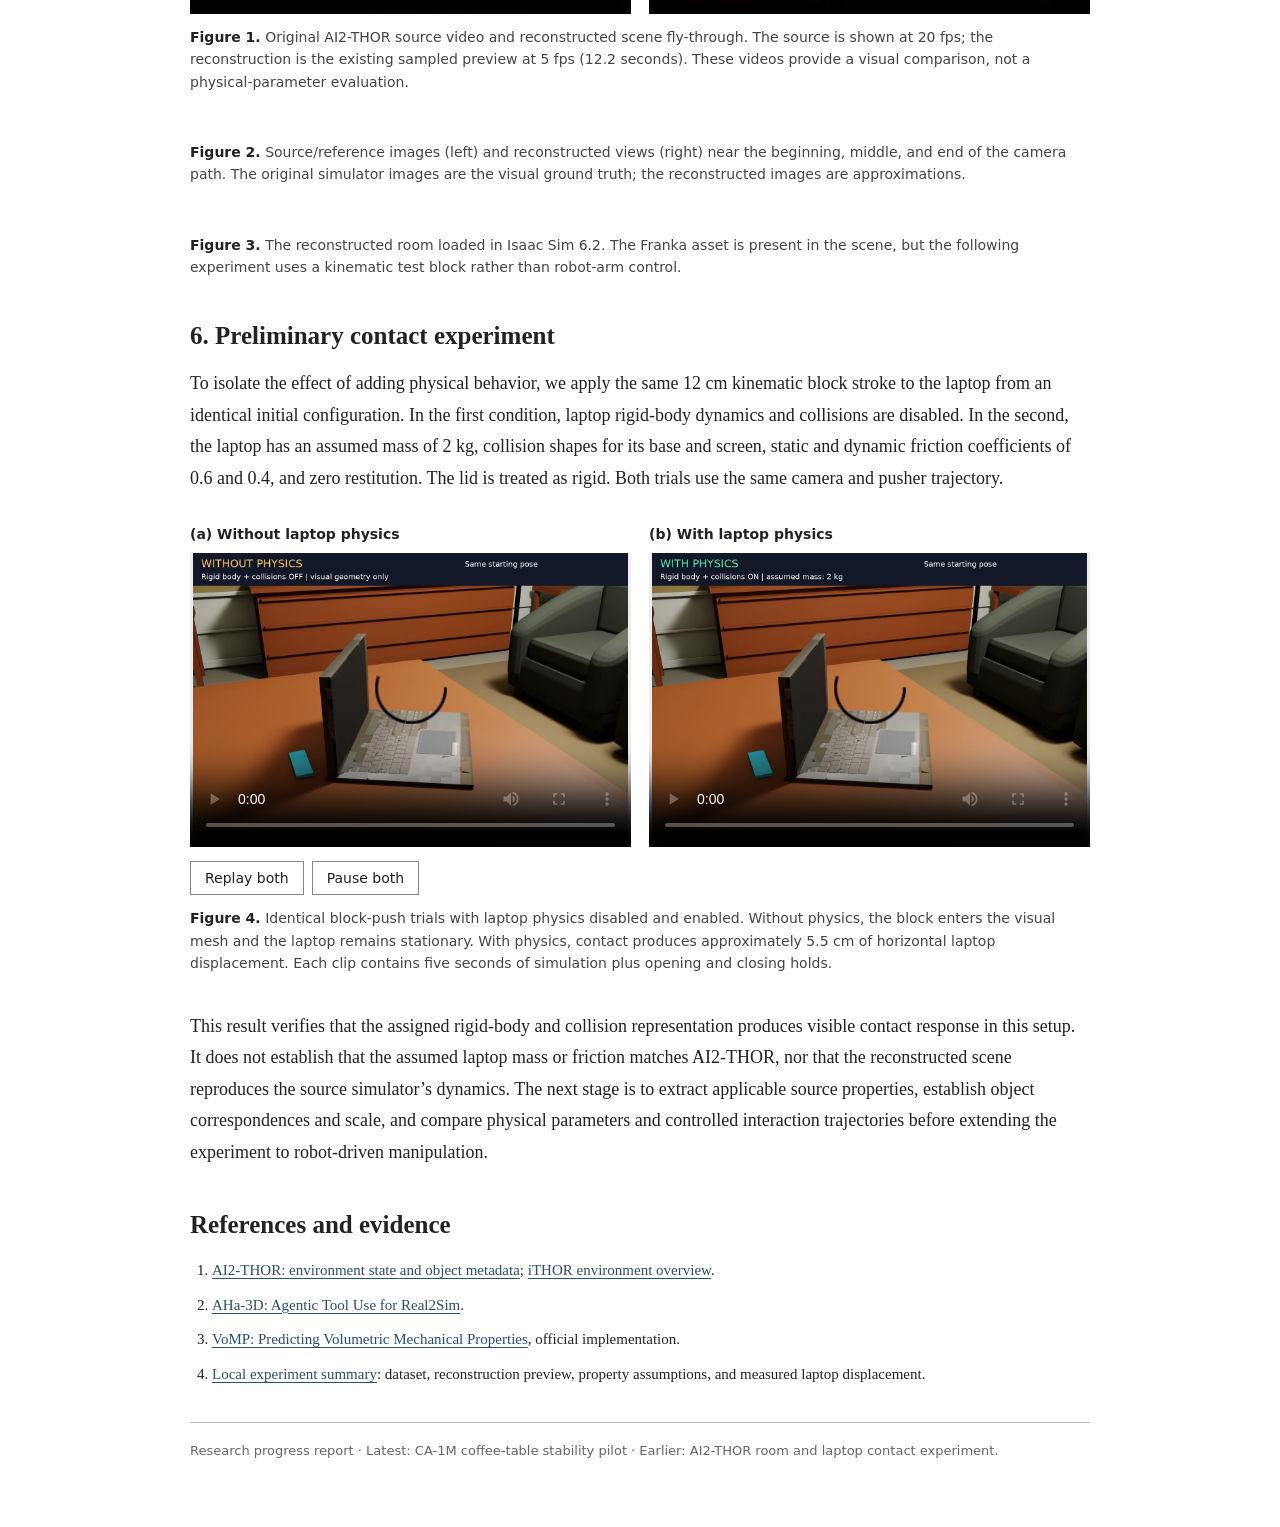
<file: experiments.html>
<!doctype html><html lang="en"><meta charset="utf-8"><meta http-equiv="refresh" content="0;url=index.html#coffee"><title>Current experiment</title><a href="index.html#coffee">Open the latest coffee-table experiment</a></html>
</file>
